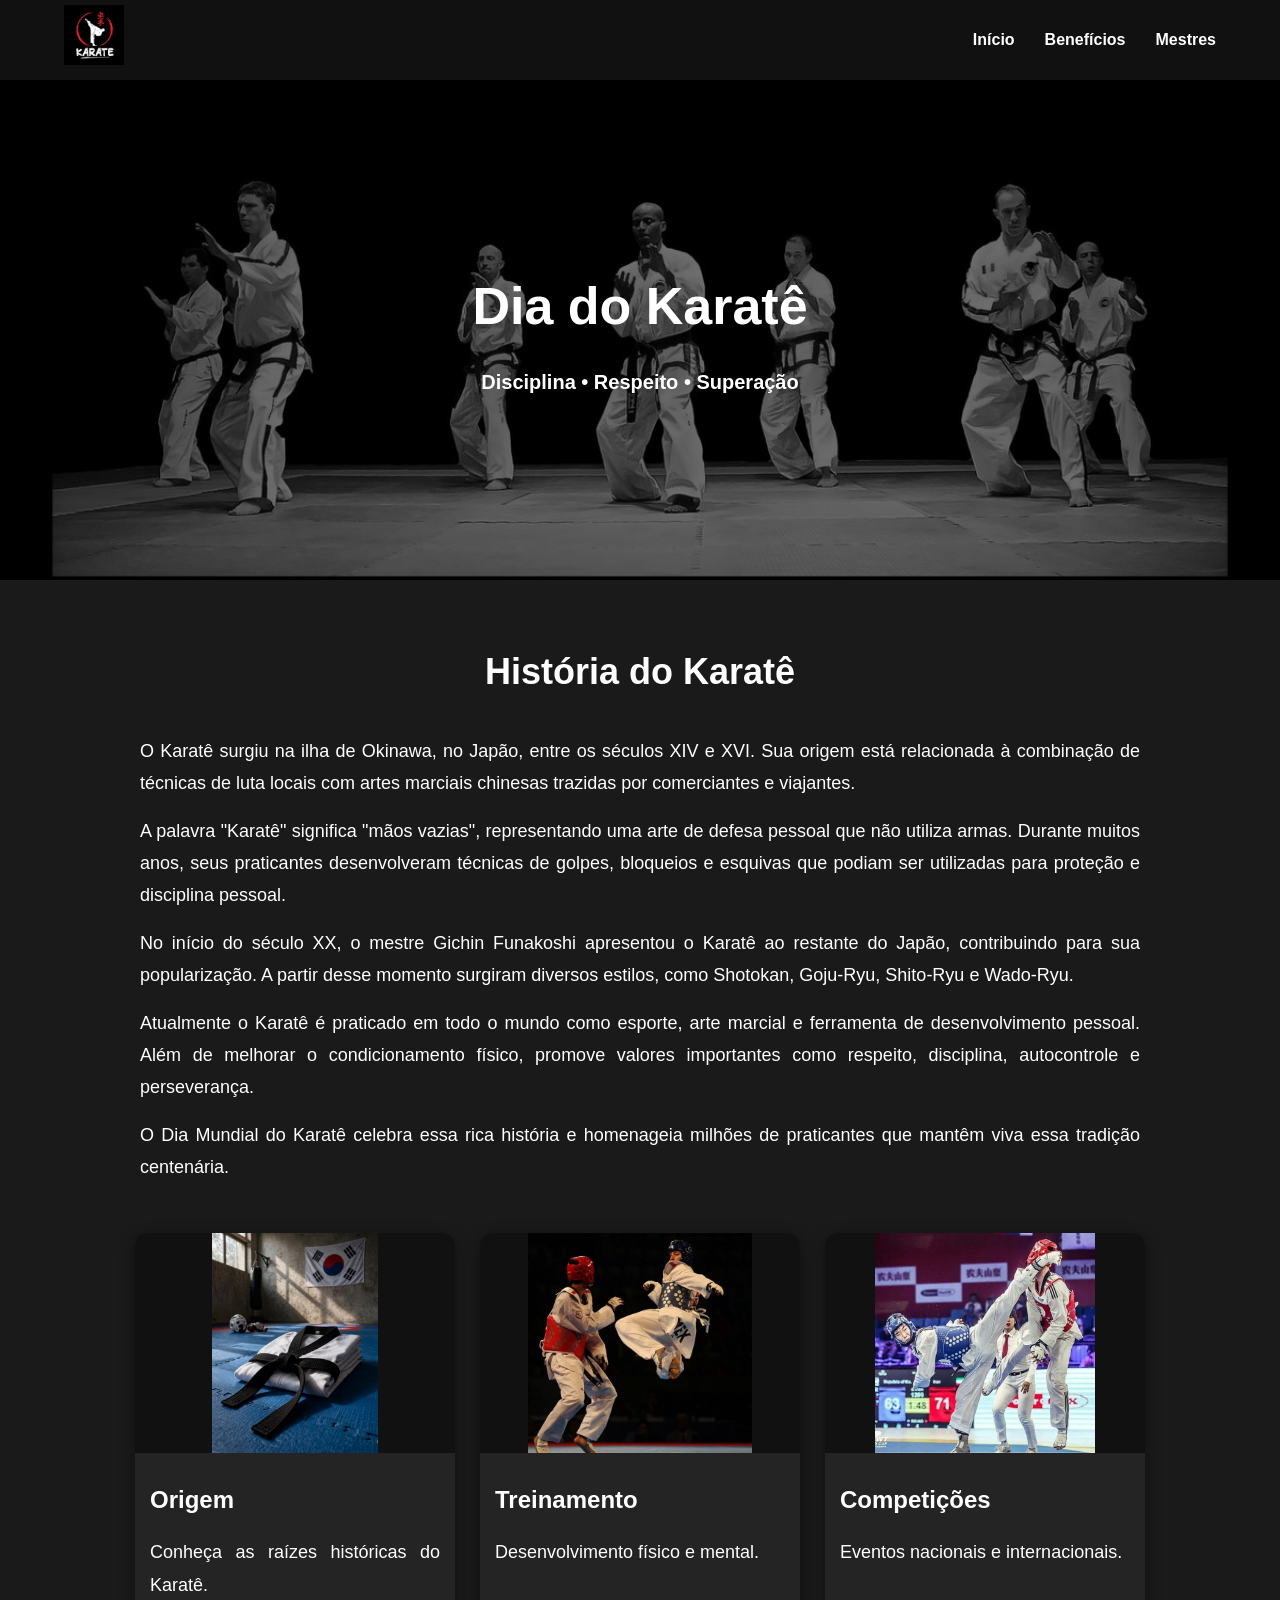
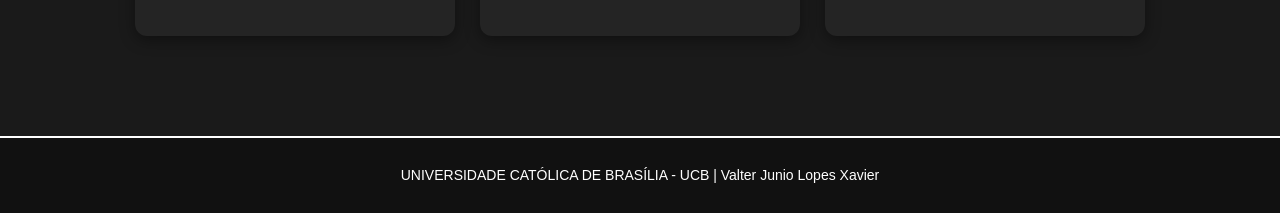
<file: Index.html>
<!DOCTYPE html>

<html lang="pt-br">
<head>
<meta charset="UTF-8">
<meta name="viewport" content="width=device-width, initial-scale=1.0">
<title>Dia Mundial do Karatê</title>
<link rel="stylesheet" href="style.css">
</head>

<body>

<header class="cabecalho">
    <div class="logo">
        <a href="index.html">
            <img src="/logokarate.jpg" alt="Logo Karatê">
        </a>
    </div>


<nav>
    <a href="index.html">Início</a>
    <a href="beneficios.html">Benefícios</a>
    <a href="mestres.html">Mestres</a>
</nav>


</header>

<section class="banner">
    <div class="overlay">
        <h1>Dia do Karatê</h1>
        <p>Disciplina • Respeito • Superação</p>
    </div>
</section>

<main class="conteudo">

<section>
    <h2>História do Karatê</h2>

    <p>
        O Karatê surgiu na ilha de Okinawa, no Japão, entre os séculos XIV e XVI.
        Sua origem está relacionada à combinação de técnicas de luta locais com
        artes marciais chinesas trazidas por comerciantes e viajantes.
    </p>

    <p>
        A palavra "Karatê" significa "mãos vazias", representando uma arte de
        defesa pessoal que não utiliza armas. Durante muitos anos, seus praticantes
        desenvolveram técnicas de golpes, bloqueios e esquivas que podiam ser
        utilizadas para proteção e disciplina pessoal.
    </p>

    <p>
        No início do século XX, o mestre Gichin Funakoshi apresentou o Karatê ao
        restante do Japão, contribuindo para sua popularização. A partir desse
        momento surgiram diversos estilos, como Shotokan, Goju-Ryu, Shito-Ryu e
        Wado-Ryu.
    </p>

    <p>
        Atualmente o Karatê é praticado em todo o mundo como esporte, arte marcial
        e ferramenta de desenvolvimento pessoal. Além de melhorar o condicionamento
        físico, promove valores importantes como respeito, disciplina,
        autocontrole e perseverança.
    </p>

    <p>
        O Dia Mundial do Karatê celebra essa rica história e homenageia milhões de
        praticantes que mantêm viva essa tradição centenária.
    </p>
</section>

<section class="cards">

    <article class="card">
        <img src="/Karate.jpg">
        <h3>Origem</h3>
        <p>Conheça as raízes históricas do Karatê.</p>
    </article>

    <article class="card">
        <img src="/treinamento.jpg">
        <h3>Treinamento</h3>
        <p>Desenvolvimento físico e mental.</p>
    </article>

    <article class="card">
        <img src="/competicao.jpg">
        <h3>Competições</h3>
        <p>Eventos nacionais e internacionais.</p>
    </article>

</section>

</main>

<footer>
    UNIVERSIDADE CATÓLICA DE BRASÍLIA - UCB | Valter Junio Lopes Xavier
</footer>

</body>
</html>
</file>
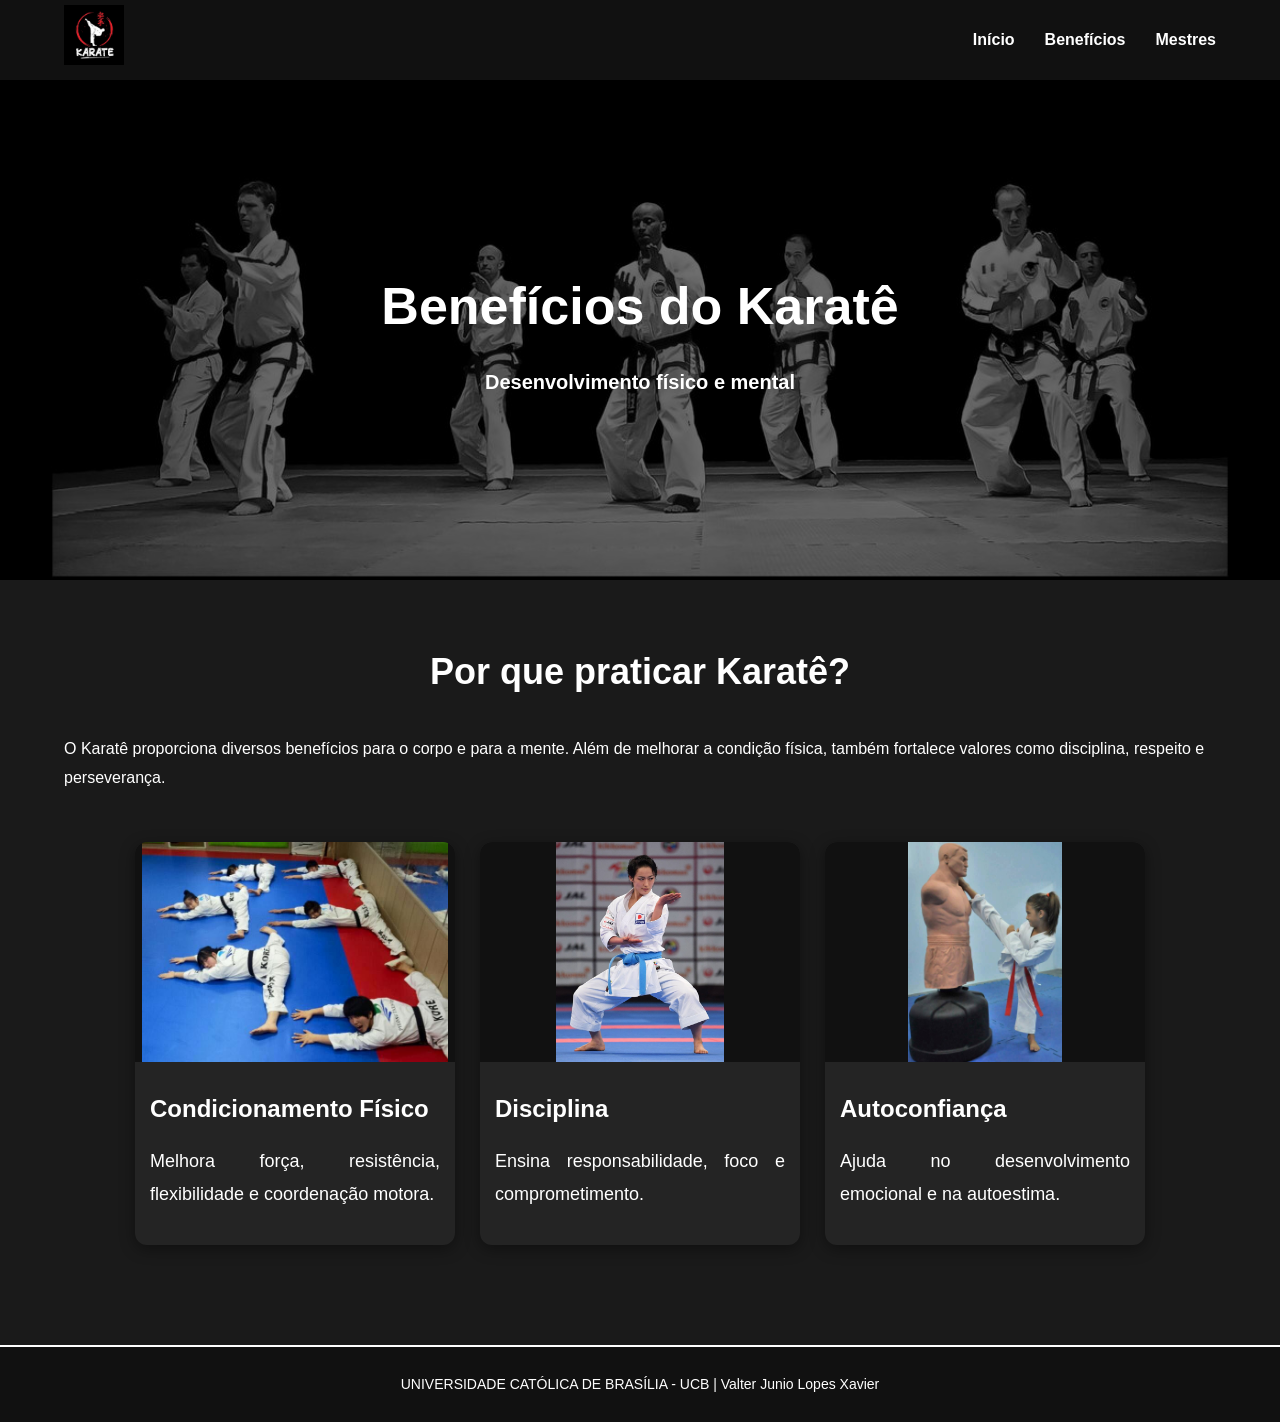
<file: beneficios.html>
<!DOCTYPE html>
<html lang="pt-br">
<head>
<meta charset="UTF-8">
<meta name="viewport" content="width=device-width, initial-scale=1.0">
<title>Benefícios do Karatê</title>
<link rel="stylesheet" href="style.css">
</head>

<body>

<header class="cabecalho">
    <div class="logo">
        <a href="index.html">
            <img src="/logokarate.jpg" alt="Logo">
        </a>
    </div>

    <nav>
        <a href="index.html">Início</a>
        <a href="beneficios.html">Benefícios</a>
        <a href="mestres.html">Mestres</a>
    </nav>
</header>

<section class="banner">
    <div class="overlay">
        <h1>Benefícios do Karatê</h1>
        <p>Desenvolvimento físico e mental</p>
    </div>
</section>

<main class="conteudo">

<h2>Por que praticar Karatê?</h2>

<p>
O Karatê proporciona diversos benefícios para o corpo e para a mente.
Além de melhorar a condição física, também fortalece valores como disciplina,
respeito e perseverança.
</p>

<section class="cards">

<div class="card">
    <img src="/condiconamentokarate.jpg">
    <h3>Condicionamento Físico</h3>
    <p>Melhora força, resistência, flexibilidade e coordenação motora.</p>
</div>

<div class="card">
    <img src="/disciplinakarate.jpg">
    <h3>Disciplina</h3>
    <p>Ensina responsabilidade, foco e comprometimento.</p>
</div>

<div class="card">
    <img src="/autoconfiança.jpg">
    <h3>Autoconfiança</h3>
    <p>Ajuda no desenvolvimento emocional e na autoestima.</p>
</div>

</section>

</main>

<footer>
UNIVERSIDADE CATÓLICA DE BRASÍLIA - UCB | Valter Junio Lopes Xavier
</footer>

</body>
</html>
</file>
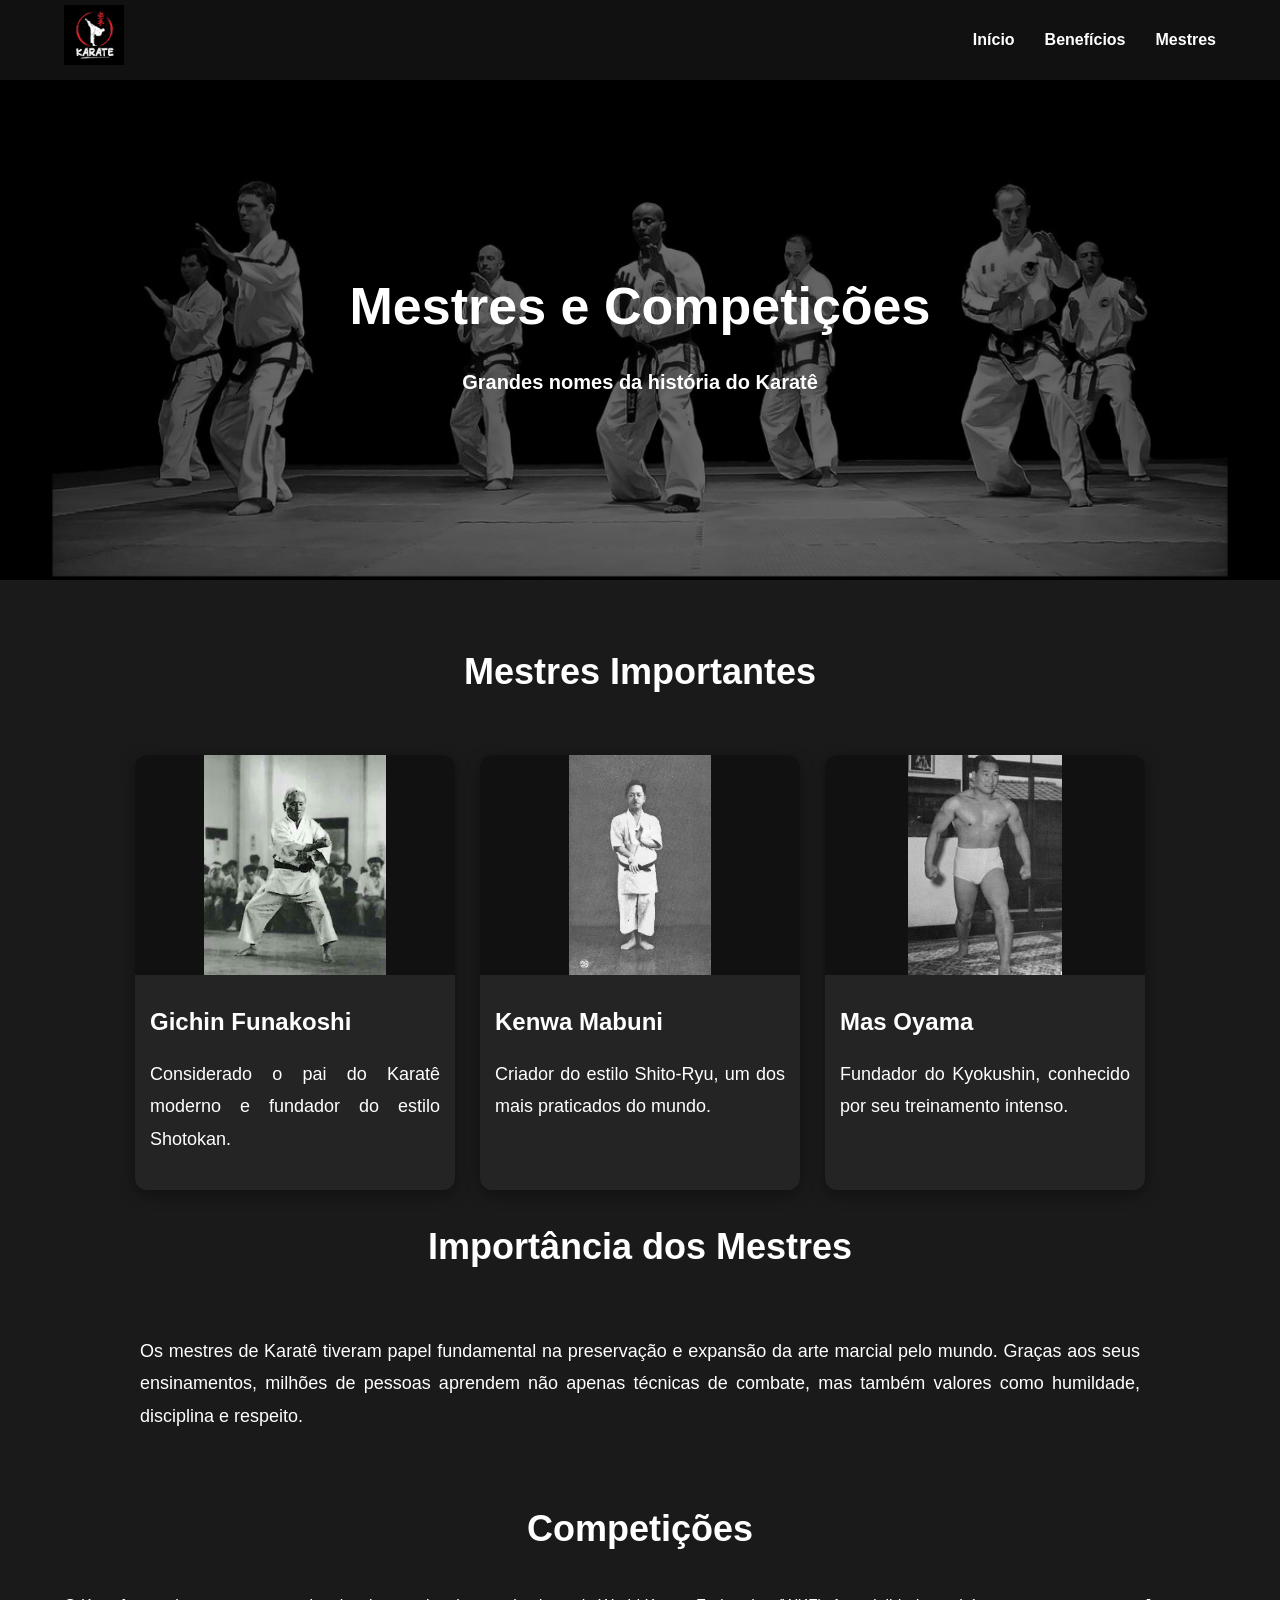
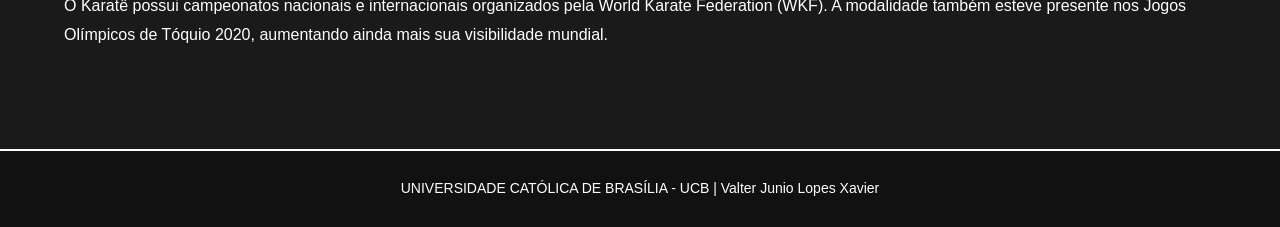
<file: mestres.html>
<!DOCTYPE html>
<html lang="pt-br">
<head>
<meta charset="UTF-8">
<meta name="viewport" content="width=device-width, initial-scale=1.0">
<title>Mestres e Competições</title>
<link rel="stylesheet" href="style.css">
</head>

<body>

<header class="cabecalho">
    <div class="logo">
        <a href="index.html">
            <img src="/logokarate.jpg" alt="Logo">
        </a>
    </div>

    <nav>
        <a href="index.html">Início</a>
        <a href="beneficios.html">Benefícios</a>
        <a href="mestres.html">Mestres</a>
    </nav>
</header>

<section class="banner">
    <div class="overlay">
        <h1>Mestres e Competições</h1>
        <p>Grandes nomes da história do Karatê</p>
    </div>
</section>

<main class="conteudo">

<h2>Mestres Importantes</h2>

<section class="cards">

<div class="card">
    <img src="snesei11.jpg">
    <h3>Gichin Funakoshi</h3> 
    <p>Considerado o pai do Karatê moderno e fundador do estilo Shotokan.</p>
</div>

<div class="card">
    <img src="sensie.jpg">
    <h3>Kenwa Mabuni</h3>
    <p>Criador do estilo Shito-Ryu, um dos mais praticados do mundo.</p>
</div>

<div class="card">
    <img src="/tiozao.jpg">
    <h3>Mas Oyama</h3>
    <p>Fundador do Kyokushin, conhecido por seu treinamento intenso.</p>
</div>

<h2>Importância dos Mestres</h2>

<p>
Os mestres de Karatê tiveram papel fundamental na preservação e expansão da
arte marcial pelo mundo. Graças aos seus ensinamentos, milhões de pessoas
aprendem não apenas técnicas de combate, mas também valores como humildade,
disciplina e respeito.
</p>

</section>

<h2 style="margin-top:50px;">Competições</h2>

<p>
O Karatê possui campeonatos nacionais e internacionais organizados pela
World Karate Federation (WKF). A modalidade também esteve presente nos
Jogos Olímpicos de Tóquio 2020, aumentando ainda mais sua visibilidade mundial.
</p>

</main>

<footer>
UNIVERSIDADE CATÓLICA DE BRASÍLIA - UCB | Valter Junio Lopes Xavier
</footer>

</body>
</html>
</file>
<file: style.css>
*{
    margin:0;
    padding:0;
    box-sizing:border-box;
}

html{
    scroll-behavior:smooth;
}

body{
    font-family:Arial, sans-serif;
    background:#1A1A1A;
    color:#fff;
    line-height:1.8;
}


.cabecalho{
    position:fixed;
    top:0;
    left:0;
    width:100%;
    height:80px;
    background:#111;
    display:flex;
    justify-content:space-between;
    align-items:center;
    padding:0 5%;
    z-index:1000;
    box-shadow:0 2px 10px rgba(0,0,0,0.5);
}

.logo img{
    height:60px;
}

nav{
    display:flex;
    gap:30px;
}

nav a{
    color:#fff;
    text-decoration:none;
    font-weight:bold;
    transition:0.3s;
}

nav a:hover{
    color:#e63946;
}



.banner{
    margin-top:80px;
    height:500px;
    background:url("/bannerkarate.jpg") center center;
    background-size:cover;
    background-repeat:no-repeat;
}

.overlay{
    height:100%;
    background:rgba(0,0,0,0.55);
    display:flex;
    flex-direction:column;
    justify-content:center;
    align-items:center;
    text-align:center;
}

.overlay h1{
    font-size:52px;
    margin-bottom:10px;
}

.overlay p{
    font-size:20px;
    font-weight:bold;
}



.conteudo{
    max-width:1200px;
    width:90%;
    margin:auto;
    padding:60px 0;
}

h2{
    text-align:center;
    font-size:36px;
    margin-bottom:30px;
    color:#ffffff;
}

.conteudo section p{
    max-width:1000px;
    margin:0 auto 15px auto;
    text-align:justify;
    font-size:18px;
}



.cards{
    margin-top:50px;
    display:flex;
    gap:25px;
    justify-content:center;
    flex-wrap:wrap;
}

.card{
    width:320px;
    background:#242424;
    border-radius:12px;
    overflow:hidden;
    transition:0.3s;
    box-shadow:0 4px 15px rgba(0,0,0,0.4);
}

.card:hover{
    transform:translateY(-10px);
}

.card img{
     width:100%;
    height:220px;
    object-fit:contain;
    background:#111;
}

.card h3{
    padding:15px;
    font-size:24px;
}

.card p{
    padding:0 15px 20px;
    text-align:left;
    font-size:16px;
}

/* RODAPÉ */

footer{
    background:#111;
    text-align:center;
    padding:25px;
    font-size:14px;
    border-top:2px solid #ffffff;
    margin-top:40px;
}



@media(max-width:768px){

    .cabecalho{
        flex-direction:column;
        height:auto;
        padding:15px;
    }

    nav{
        margin-top:10px;
        gap:15px;
        flex-wrap:wrap;
        justify-content:center;
    }

    .banner{
        margin-top:120px;
        height:350px;
    }

    .overlay h1{
        font-size:36px;
    }

    .overlay p{
        font-size:16px;
    }

    h2{
        font-size:28px;
    }

    .conteudo section p{
        font-size:16px;
    }

    .card{
        width:100%;
        max-width:350px;
    }
}
</file>
